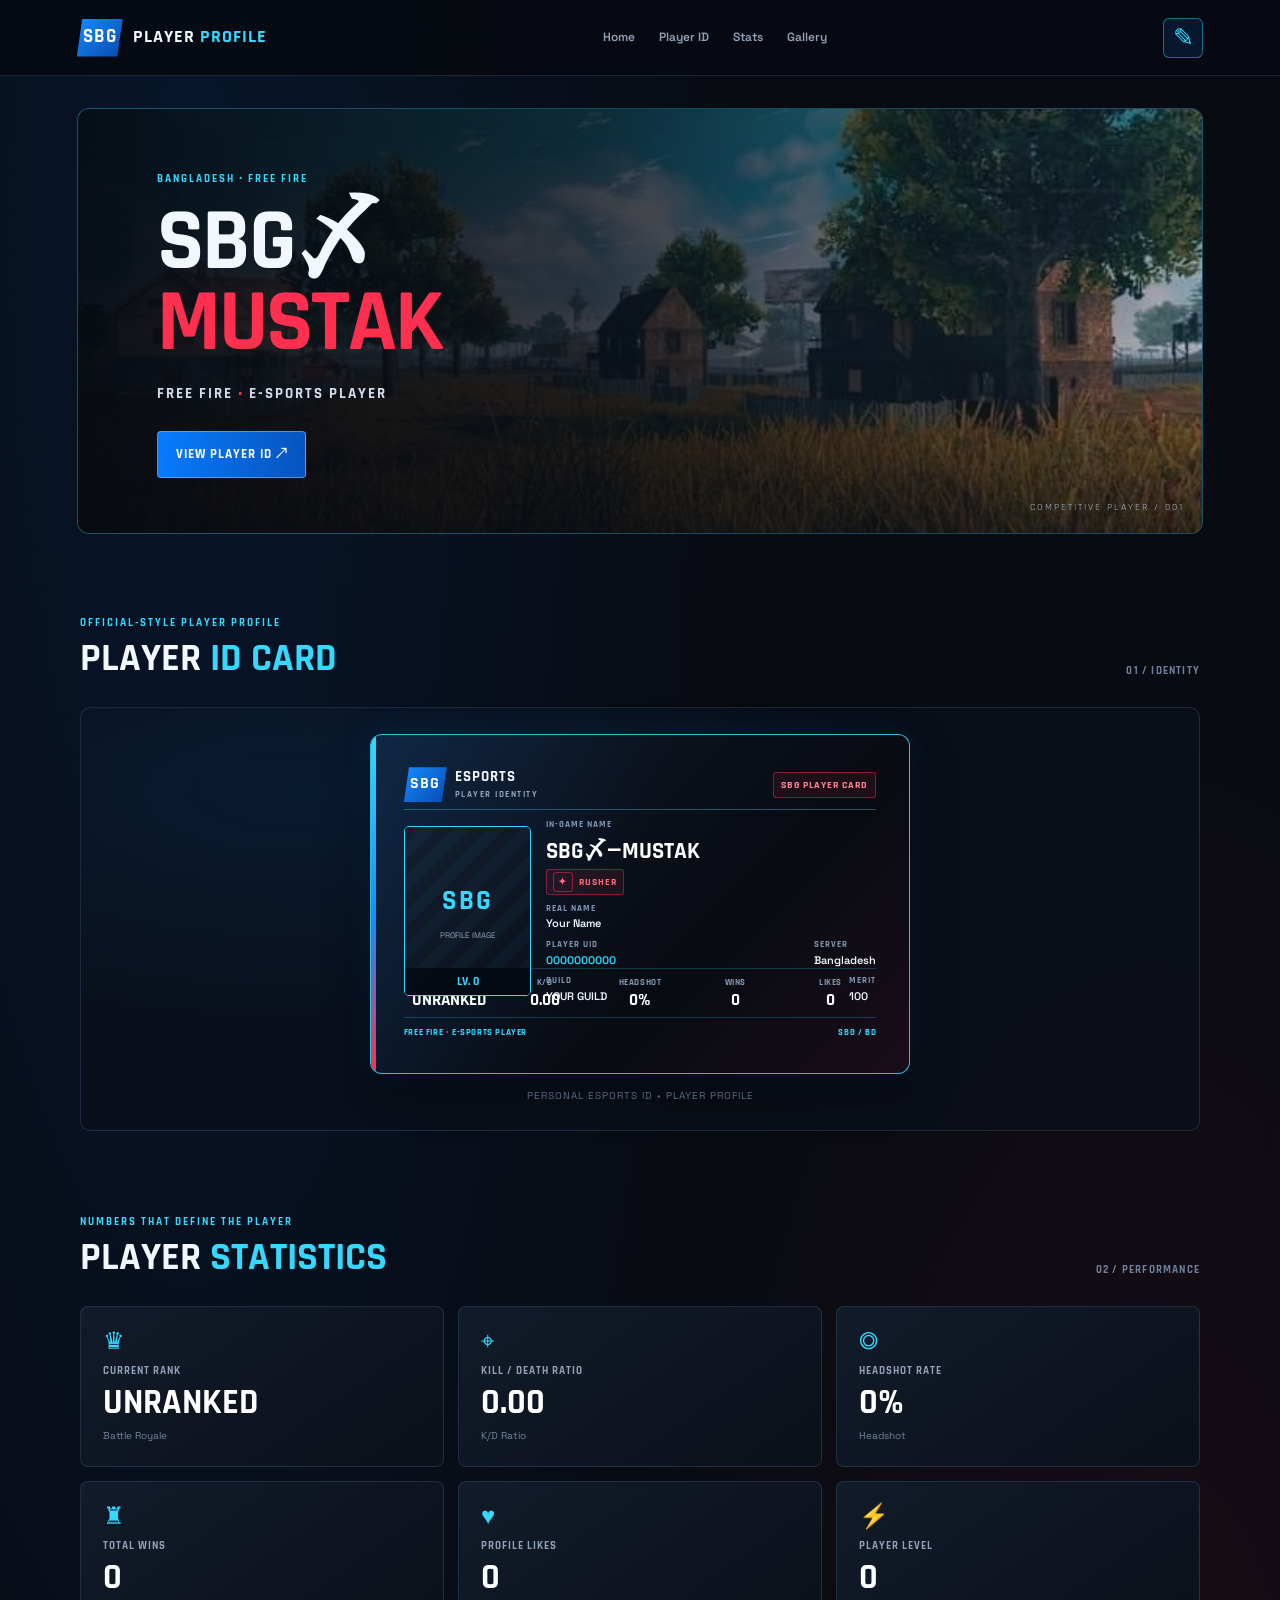
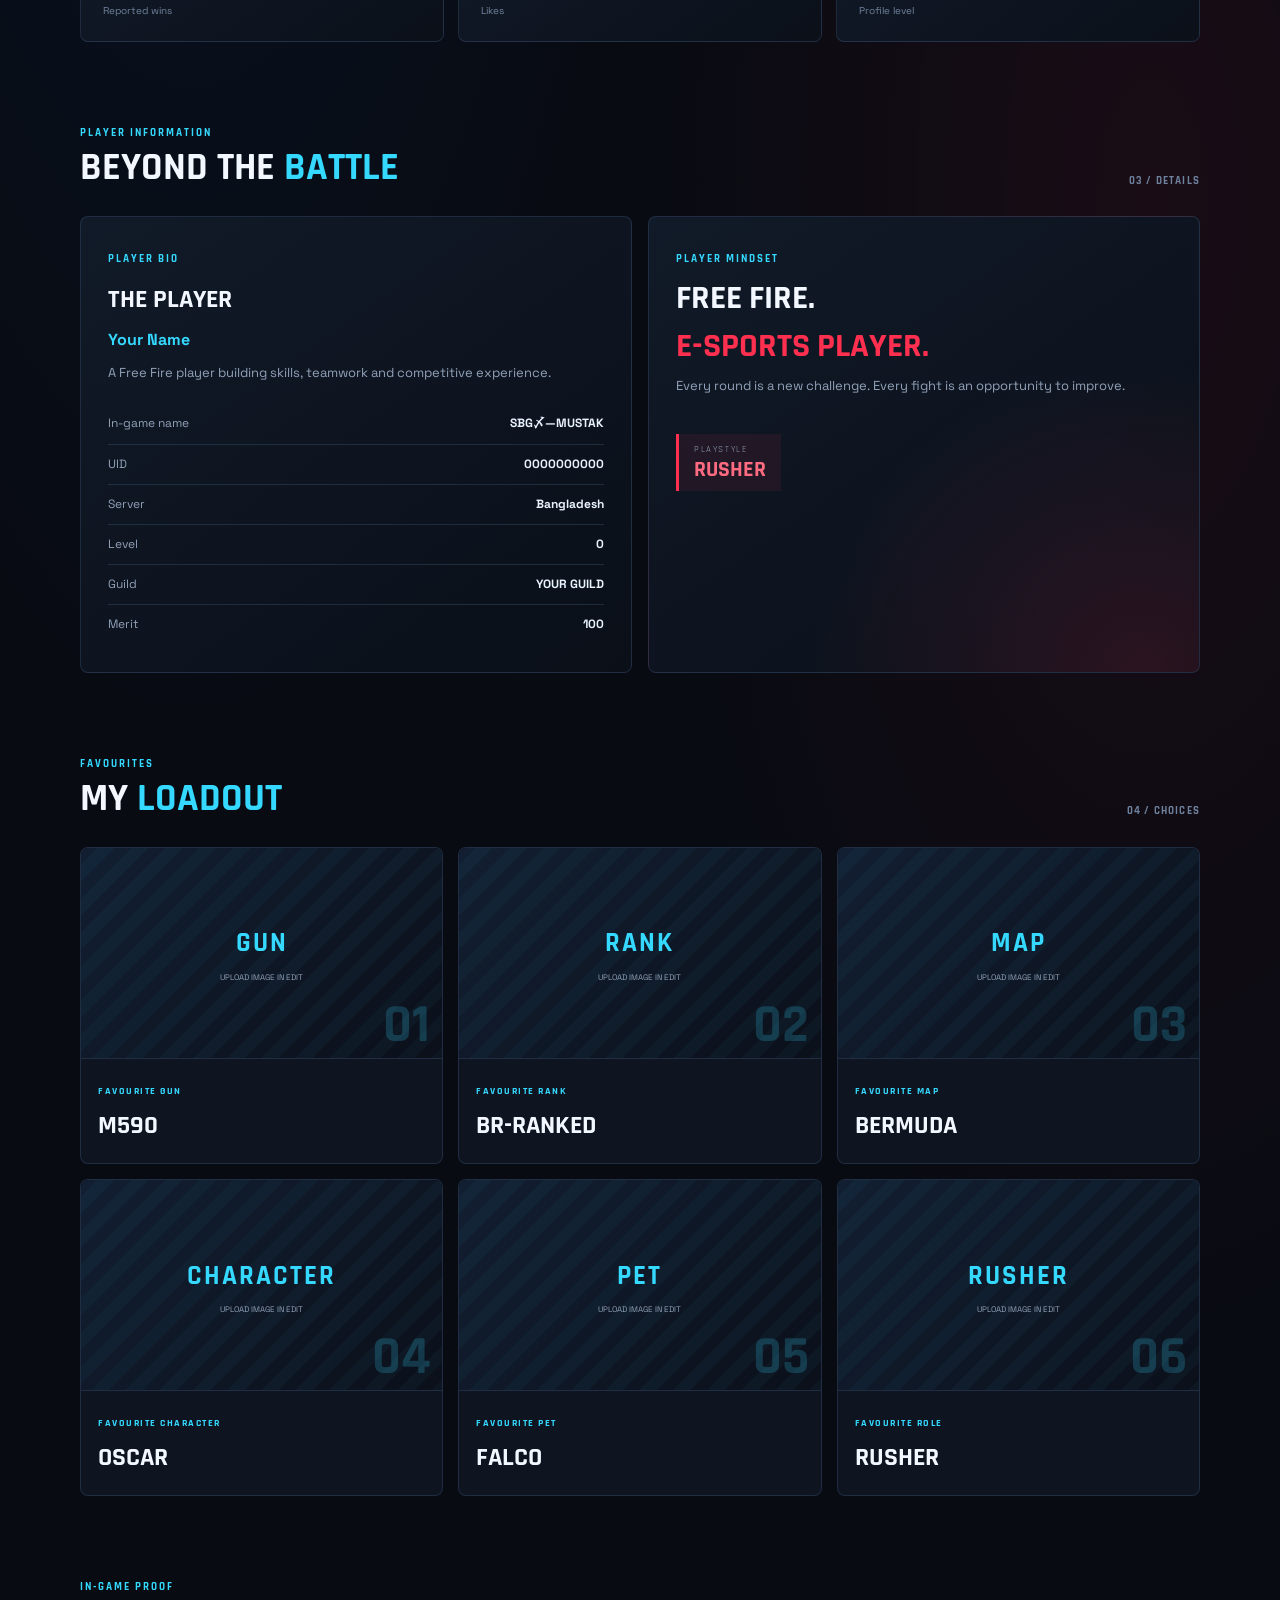
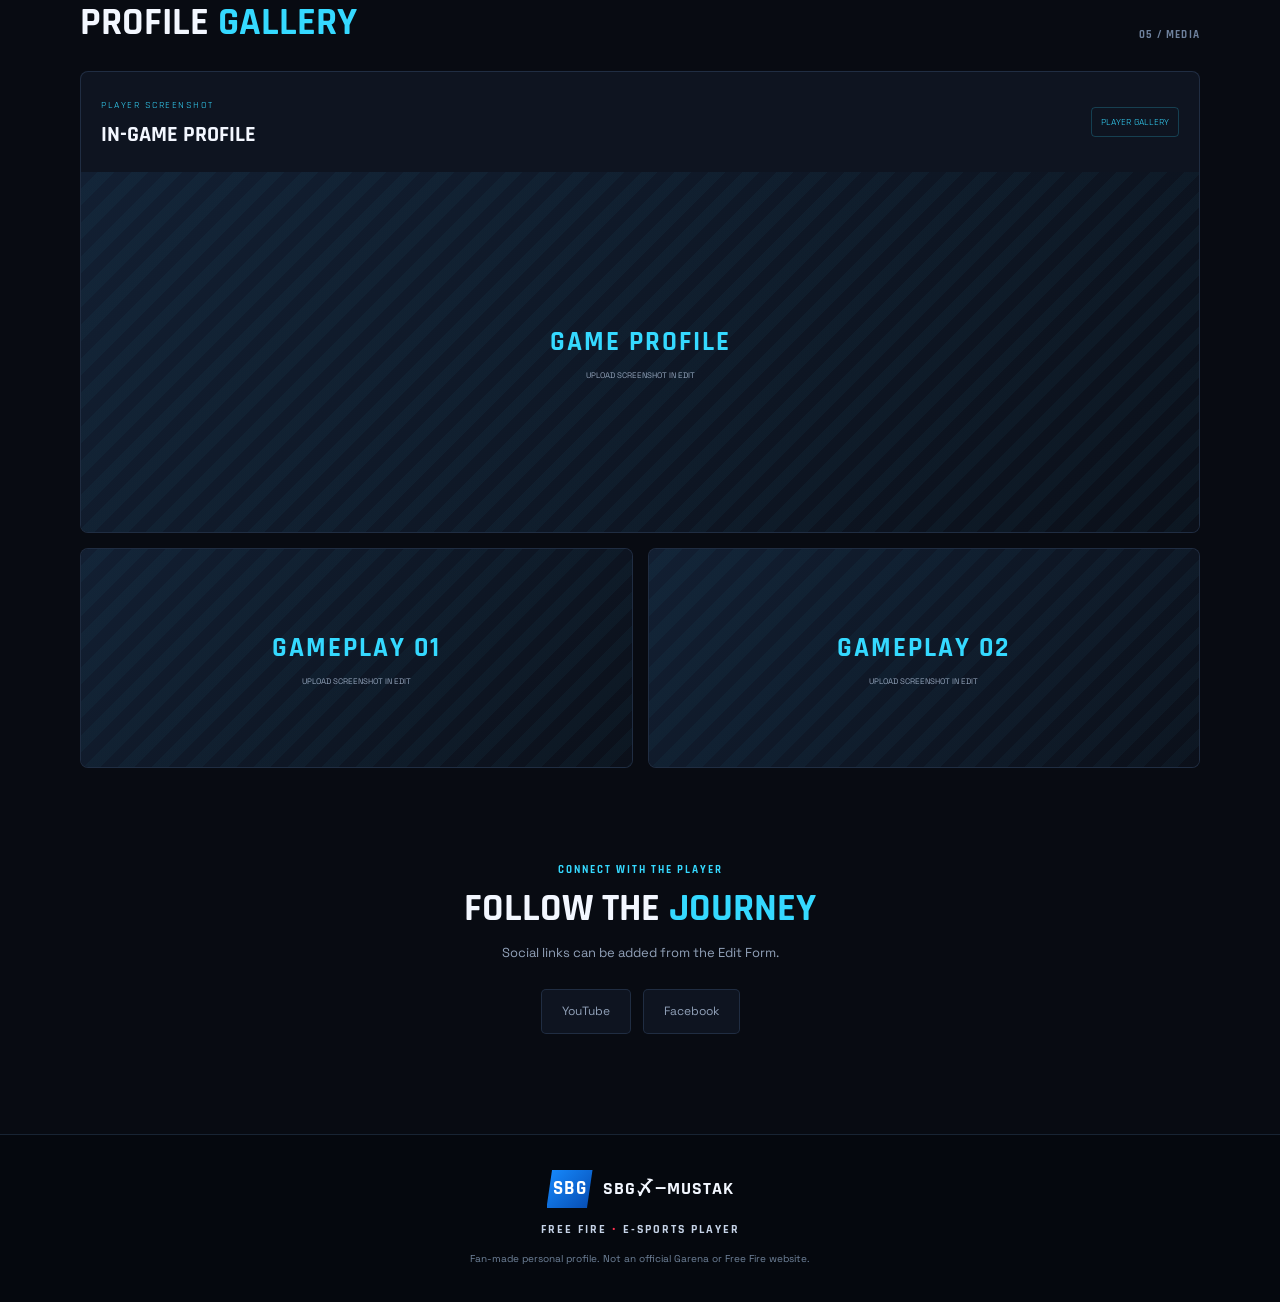
<file: index.html>
<!DOCTYPE html>
<html lang="bn">
<head>
  <meta name="google-site-verification" content="XlhgBOh_bYZFtsPHlMYF3CX49v2_9sxnNMNsl_UV7fo" />
  <meta charset="UTF-8">
  <meta name="viewport" content="width=device-width, initial-scale=1.0">
  <meta name="theme-color" content="#080b12">
  <title>SBG〆—MUSTAK | Free Fire Profile</title>
  <link rel="stylesheet" href="style.css">
  <script src="script.js" defer></script>
</head>
<body>

<header class="topbar">
  <a href="#home" class="brand">
    <span class="brand-logo" data-image="logo">SBG</span>
    <span>PLAYER <b>PROFILE</b></span>
  </a>

  <nav>
    <a href="#home">Home</a>
    <a href="#player-card">Player ID</a>
    <a href="#stats">Stats</a>
    <a href="#gallery">Gallery</a>
  </nav>

  <!-- একমাত্র Edit বাটন -->
  <button id="openEditor" class="edit-btn" title="Edit Profile" aria-label="Edit Profile">✎</button>
</header>

<main>
  <!-- BANNER LOCKED: Edit Form থেকে পরিবর্তন করা যাবে না -->
  <section class="hero" id="home">
    <div class="banner">
      <img src="bsnner.jpeg" class="banner-image" alt="SBG Banner">
      <div class="banner-shade"></div>
      <div class="banner-content">
        <span class="eyebrow">BANGLADESH • FREE FIRE</span>
        <h1><span data-field="teamTag">SBG〆</span><br>
          <span data-field="ign">MUSTAK</span>
        </h1>
        <p>FREE FIRE <b>•</b> E-SPORTS PLAYER</p>
        <a class="primary-btn" href="#player-card">VIEW PLAYER ID ↗</a>
      </div>
      <span class="banner-code">COMPETITIVE PLAYER / 001</span>
    </div>
  </section>

  <!-- PLAYER ID CARD -->
  <section class="section" id="player-card">
    <div class="section-heading">
      <div><small>OFFICIAL-STYLE PLAYER PROFILE</small>
        <h2>PLAYER <span>ID CARD</span></h2>
      </div>
      <span class="section-number">01 / IDENTITY</span>
    </div>

    <div class="id-wrap">
      <article class="player-card">
        <div class="card-top">
          <div class="card-brand">
            <span class="mini-logo" data-image="logo">SBG</span>
            <span>ESPORTS<br><small>PLAYER IDENTITY</small></span>
          </div>
          <span class="id-chip">SBG PLAYER CARD</span>
        </div>

        <div class="card-main">
          <div class="profile-image image-slot" data-image="profile">
            <div class="placeholder"><b>SBG</b><small>PROFILE IMAGE</small></div>
            <span class="level-tag">LV. <span data-field="level">0</span></span>
          </div>

          <div class="player-info">
            <small class="label">IN-GAME NAME</small>
            <h3 data-field="fullIgn">SBG〆—MUSTAK</h3>

            <div class="role">
              <span class="badge-slot image-slot" data-image="badge">✦</span>
              <span data-field="role">RUSHER</span>
            </div>

            <div class="info-row">
              <div><small class="label">REAL NAME</small>
                <strong data-field="realName">Your Name</strong>
              </div>
            </div>
            <div class="info-row">
              <div><small class="label">PLAYER UID</small>
                <strong class="cyan" data-field="uid">0000000000</strong>
              </div>
              <div><small class="label">SERVER</small>
                <strong data-field="server">Bangladesh</strong>
              </div>
            </div>
            <div class="info-row">
              <div><small class="label">GUILD</small>
                <strong data-field="guild">YOUR GUILD</strong>
              </div>
              <div><small class="label">MERIT</small>
                <strong data-field="merit">100</strong>
              </div>
            </div>
          </div>
        </div>

        <div class="card-stats">
          <div><small>RANK</small><strong data-field="rank">UNRANKED</strong></div>
          <div><small>K/D</small><strong data-field="kd">0.00</strong></div>
          <div><small>HEADSHOT</small><strong data-field="headshot">0%</strong></div>
          <div><small>WINS</small><strong data-field="wins">0</strong></div>
          <div><small>LIKES</small><strong data-field="likes">0</strong></div>
        </div>

        <div class="card-bottom">
          <span>FREE FIRE <b>•</b> E-SPORTS PLAYER</span>
          <span>SBG / BD</span>
        </div>
      </article>
      <p class="card-note">PERSONAL ESPORTS ID • PLAYER PROFILE</p>
    </div>
  </section>

  <!-- STATISTICS -->
  <section class="section" id="stats">
    <div class="section-heading">
      <div><small>NUMBERS THAT DEFINE THE PLAYER</small>
        <h2>PLAYER <span>STATISTICS</span></h2>
      </div>
      <span class="section-number">02 / PERFORMANCE</span>
    </div>

    <div class="stats-grid">
      <article class="stat-card"><span class="stat-icon">♛</span><small>CURRENT RANK</small><strong data-field="rank">UNRANKED</strong><p>Battle Royale</p></article>
      <article class="stat-card"><span class="stat-icon">⌖</span><small>KILL / DEATH RATIO</small><strong data-field="kd">0.00</strong><p>K/D Ratio</p></article>
      <article class="stat-card"><span class="stat-icon">◎</span><small>HEADSHOT RATE</small><strong data-field="headshot">0%</strong><p>Headshot</p></article>
      <article class="stat-card"><span class="stat-icon">♜</span><small>TOTAL WINS</small><strong data-field="wins">0</strong><p>Reported wins</p></article>
      <article class="stat-card"><span class="stat-icon">♥</span><small>PROFILE LIKES</small><strong data-field="likes">0</strong><p>Likes</p></article>
      <article class="stat-card"><span class="stat-icon">⚡</span><small>PLAYER LEVEL</small><strong data-field="level">0</strong><p>Profile level</p></article>
    </div>
  </section>

  <!-- DETAILS -->
  <section class="section" id="details">
    <div class="section-heading">
      <div><small>PLAYER INFORMATION</small>
        <h2>BEYOND THE <span>BATTLE</span></h2>
      </div>
      <span class="section-number">03 / DETAILS</span>
    </div>

    <div class="details-grid">
      <article class="panel">
        <small class="eyebrow">PLAYER BIO</small>
        <h3>THE PLAYER</h3>
        <h4 data-field="realName">Your Name</h4>
        <p class="muted" data-field="bio">A Free Fire player building skills, teamwork and competitive experience.</p>
        <div class="detail-row"><span>In-game name</span><strong data-field="fullIgn">SBG〆—MUSTAK</strong></div>
        <div class="detail-row"><span>UID</span><strong data-field="uid">0000000000</strong></div>
        <div class="detail-row"><span>Server</span><strong data-field="server">Bangladesh</strong></div>
        <div class="detail-row"><span>Level</span><strong data-field="level">0</strong></div>
        <div class="detail-row"><span>Guild</span><strong data-field="guild">YOUR GUILD</strong></div>
        <div class="detail-row"><span>Merit</span><strong data-field="merit">100</strong></div>
      </article>

      <article class="panel mission-panel">
        <small class="eyebrow">PLAYER MINDSET</small>
        <h3>FREE FIRE.</h3>
        <h3 class="red-text">E-SPORTS PLAYER.</h3>
        <p class="muted" data-field="mindset">Every round is a new challenge. Every fight is an opportunity to improve.</p>
        <div class="playstyle"><small>PLAYSTYLE</small><strong data-field="role">RUSHER</strong></div>
      </article>
    </div>
  </section>

  <!-- LOADOUT -->
  <section class="section" id="loadout">
    <div class="section-heading">
      <div><small>FAVOURITES</small><h2>MY <span>LOADOUT</span></h2></div>
      <span class="section-number">04 / CHOICES</span>
    </div>

    <div class="loadout-grid">
      <article class="loadout-card">
        <div class="loadout-image image-slot" data-image="gun"><div class="placeholder"><b>GUN</b><small>UPLOAD IMAGE IN EDIT</small></div><span class="number">01</span></div>
        <div class="loadout-info"><small>FAVOURITE GUN</small><h3 data-field="gunName">M590</h3></div>
      </article>
      <article class="loadout-card">
        <div class="loadout-image image-slot" data-image="rankImage"><div class="placeholder"><b>RANK</b><small>UPLOAD IMAGE IN EDIT</small></div><span class="number">02</span></div>
        <div class="loadout-info"><small>FAVOURITE RANK</small><h3 data-field="rankMode">BR-RANKED</h3></div>
      </article>
      <article class="loadout-card">
        <div class="loadout-image image-slot" data-image="map"><div class="placeholder"><b>MAP</b><small>UPLOAD IMAGE IN EDIT</small></div><span class="number">03</span></div>
        <div class="loadout-info"><small>FAVOURITE MAP</small><h3 data-field="mapName">BERMUDA</h3></div>
      </article>
      <article class="loadout-card">
        <div class="loadout-image image-slot" data-image="character"><div class="placeholder"><b>CHARACTER</b><small>UPLOAD IMAGE IN EDIT</small></div><span class="number">04</span></div>
        <div class="loadout-info"><small>FAVOURITE CHARACTER</small><h3 data-field="characterName">OSCAR</h3></div>
      </article>
      <article class="loadout-card">
        <div class="loadout-image image-slot" data-image="pet"><div class="placeholder"><b>PET</b><small>UPLOAD IMAGE IN EDIT</small></div><span class="number">05</span></div>
        <div class="loadout-info"><small>FAVOURITE PET</small><h3 data-field="petName">FALCO</h3></div>
      </article>
      <article class="loadout-card">
        <div class="loadout-image image-slot" data-image="roleImage"><div class="placeholder"><b>RUSHER</b><small>UPLOAD IMAGE IN EDIT</small></div><span class="number">06</span></div>
        <div class="loadout-info"><small>FAVOURITE ROLE</small><h3 data-field="role">RUSHER</h3></div>
      </article>
    </div>
  </section>

  <!-- GALLERY -->
  <section class="section" id="gallery">
    <div class="section-heading">
      <div><small>IN-GAME PROOF</small><h2>PROFILE <span>GALLERY</span></h2></div>
      <span class="section-number">05 / MEDIA</span>
    </div>

    <article class="gallery-panel">
      <div class="gallery-heading"><div><small>PLAYER SCREENSHOT</small><h3>IN-GAME PROFILE</h3></div><span>PLAYER GALLERY</span></div>
      <div class="profile-screenshot image-slot" data-image="gameProfile"><div class="placeholder"><b>GAME PROFILE</b><small>UPLOAD SCREENSHOT IN EDIT</small></div></div>
    </article>

    <div class="gameplay-grid">
      <div class="gameplay-image image-slot" data-image="gameplay1"><div class="placeholder"><b>GAMEPLAY 01</b><small>UPLOAD SCREENSHOT IN EDIT</small></div></div>
      <div class="gameplay-image image-slot" data-image="gameplay2"><div class="placeholder"><b>GAMEPLAY 02</b><small>UPLOAD SCREENSHOT IN EDIT</small></div></div>
    </div>
  </section>

  <!-- SOCIAL LINKS -->
  <section class="section social-section">
    <small class="eyebrow">CONNECT WITH THE PLAYER</small>
    <h2>FOLLOW THE <span>JOURNEY</span></h2>
    <p class="muted">Social links can be added from the Edit Form.</p>
    <div class="social-links">
      <a data-link="youtube" href="#" class="social-link">YouTube</a>
      <a data-link="facebook" href="#" class="social-link">Facebook</a>
    </div>
  </section>
</main>

<footer class="footer">
  <div class="brand"><span class="brand-logo">SBG</span><span data-field="fullIgn">SBG〆—MUSTAK</span></div>
  <p>FREE FIRE <b>•</b> E-SPORTS PLAYER</p>
  <small>Fan-made personal profile. Not an official Garena or Free Fire website.</small>
</footer>

</body>
</html>
</file>
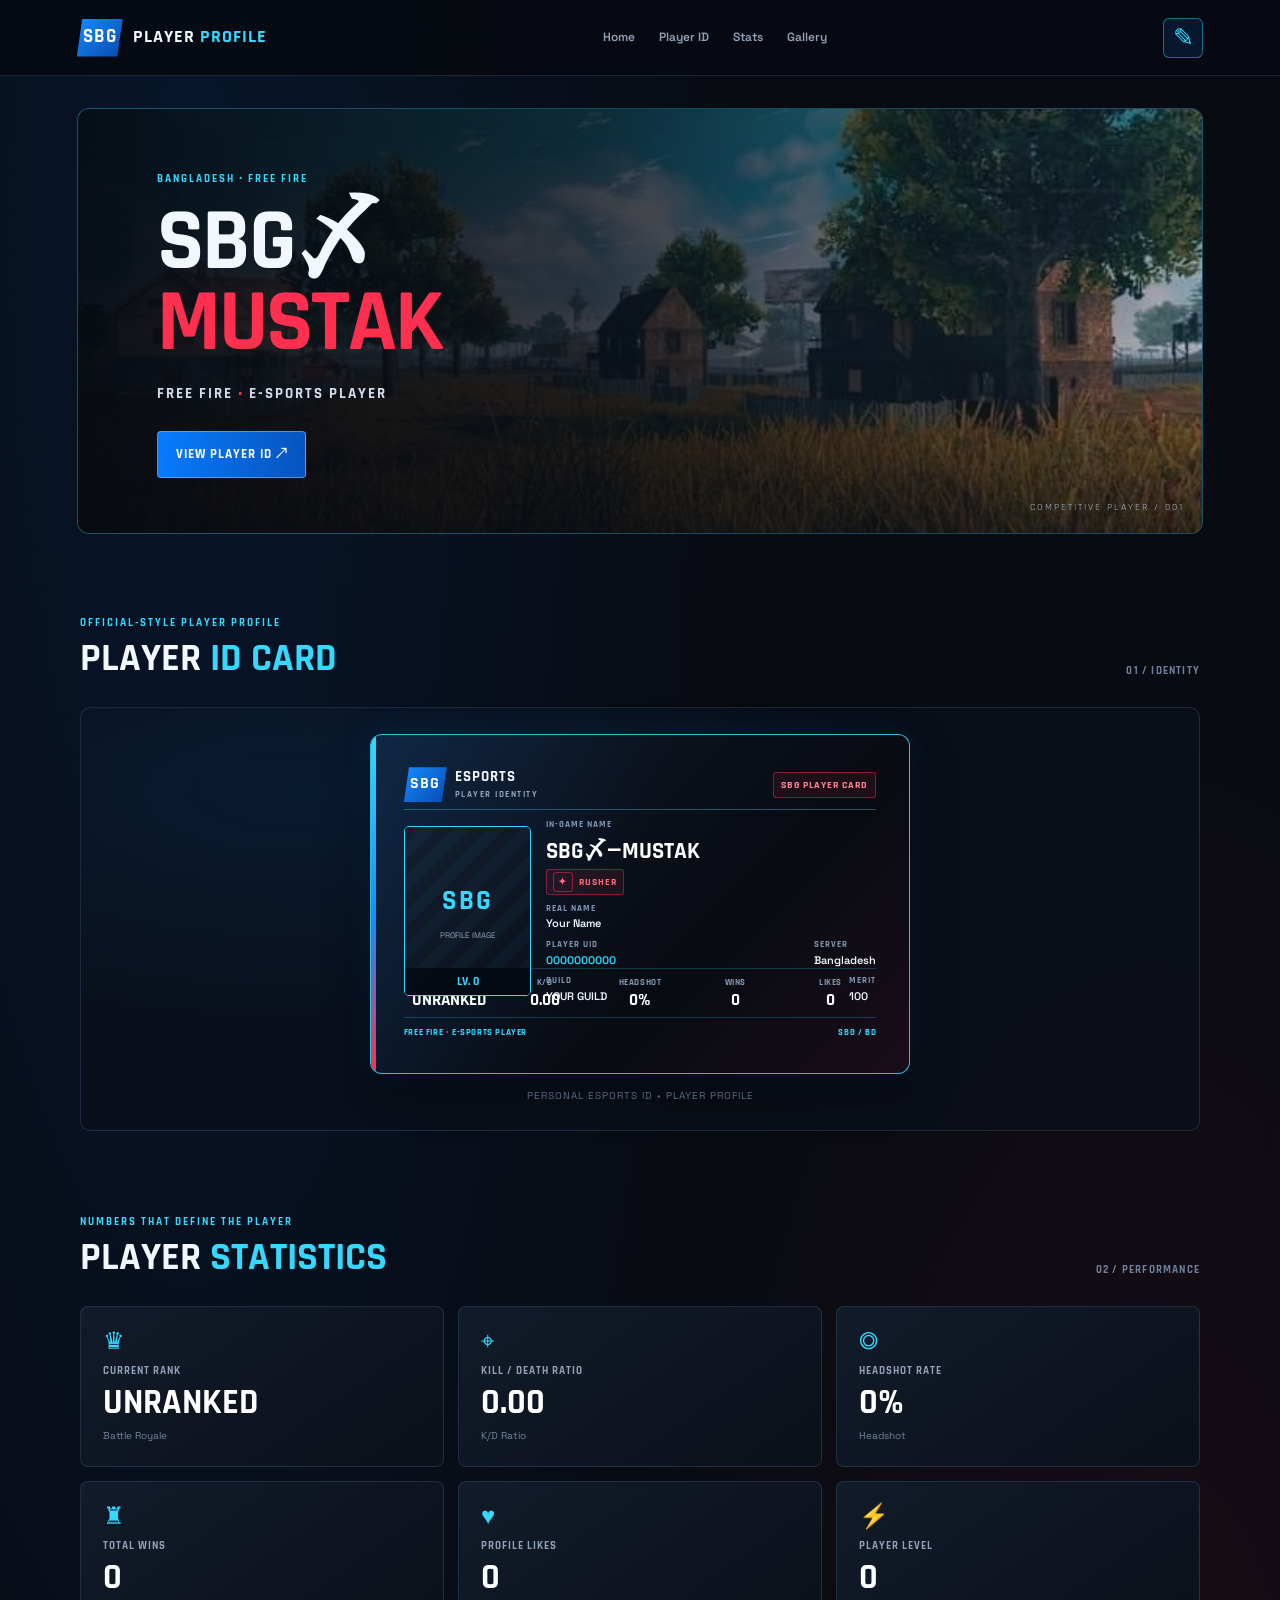
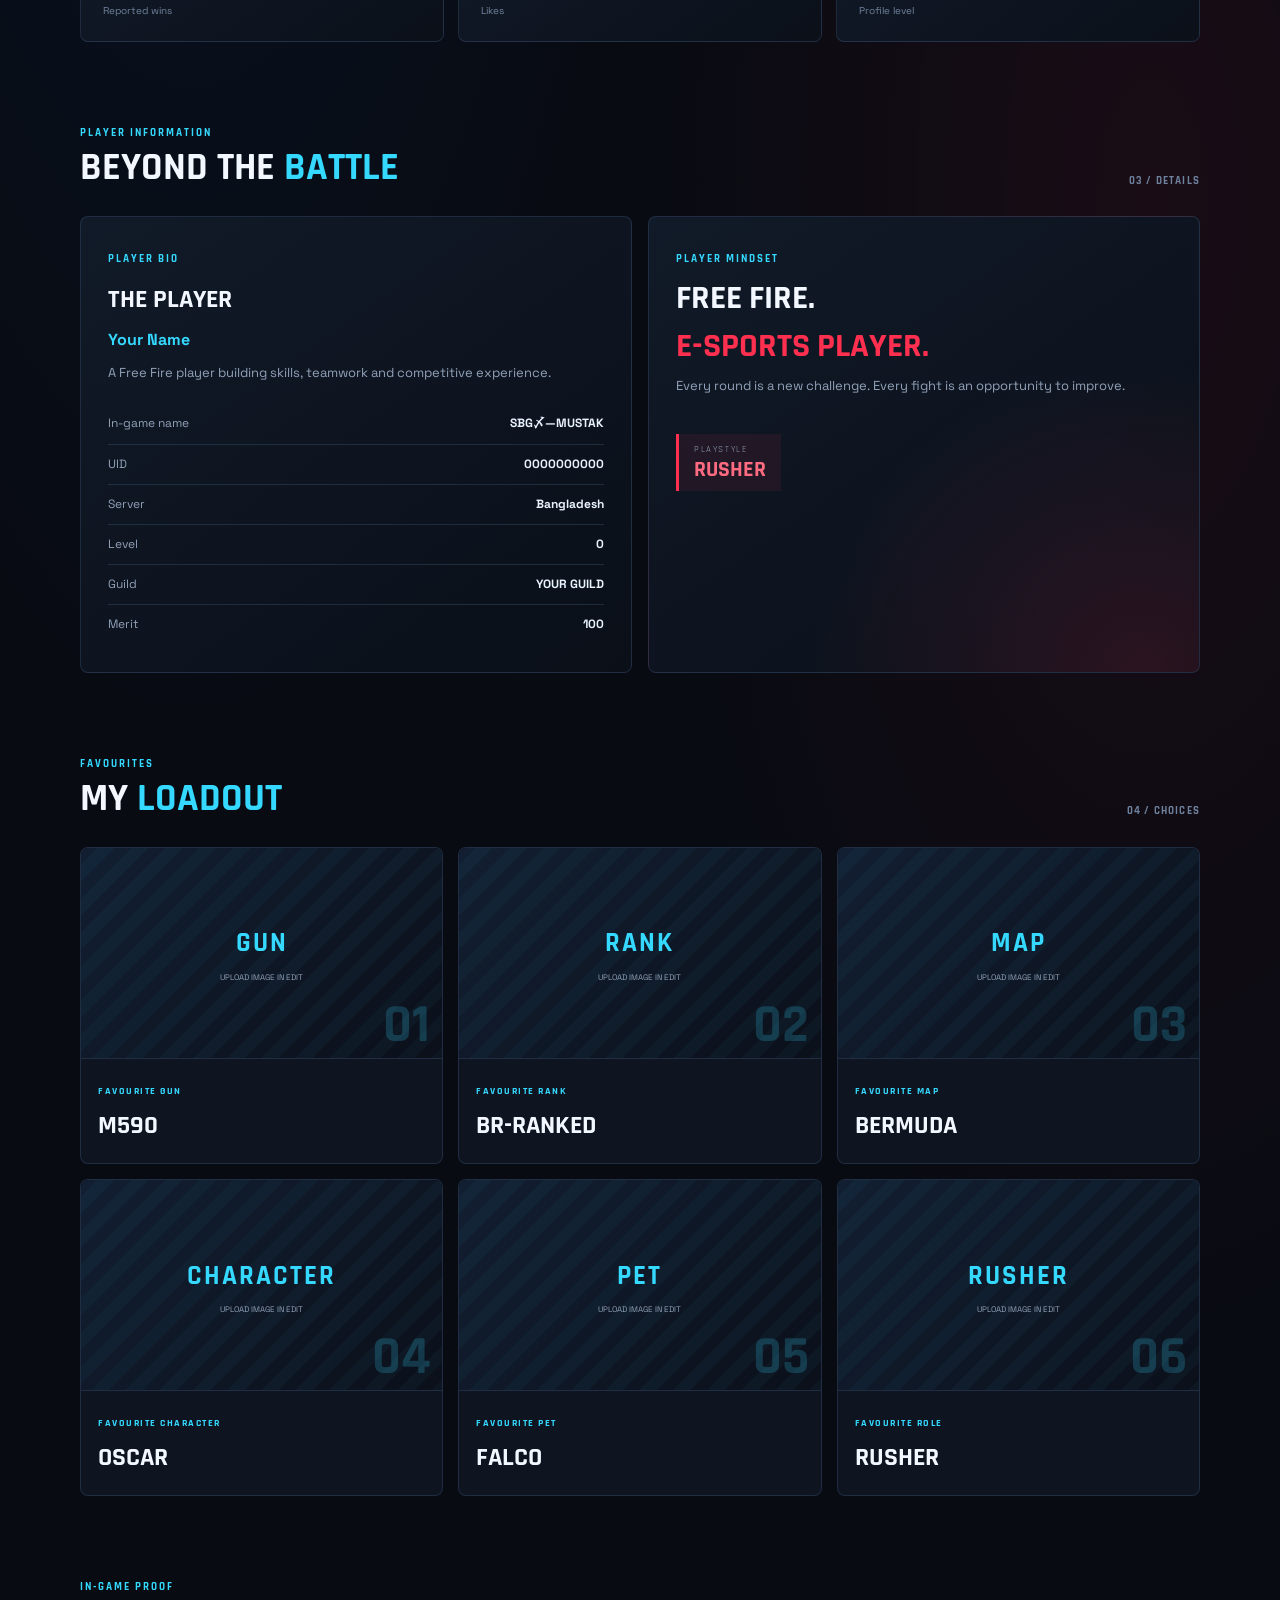
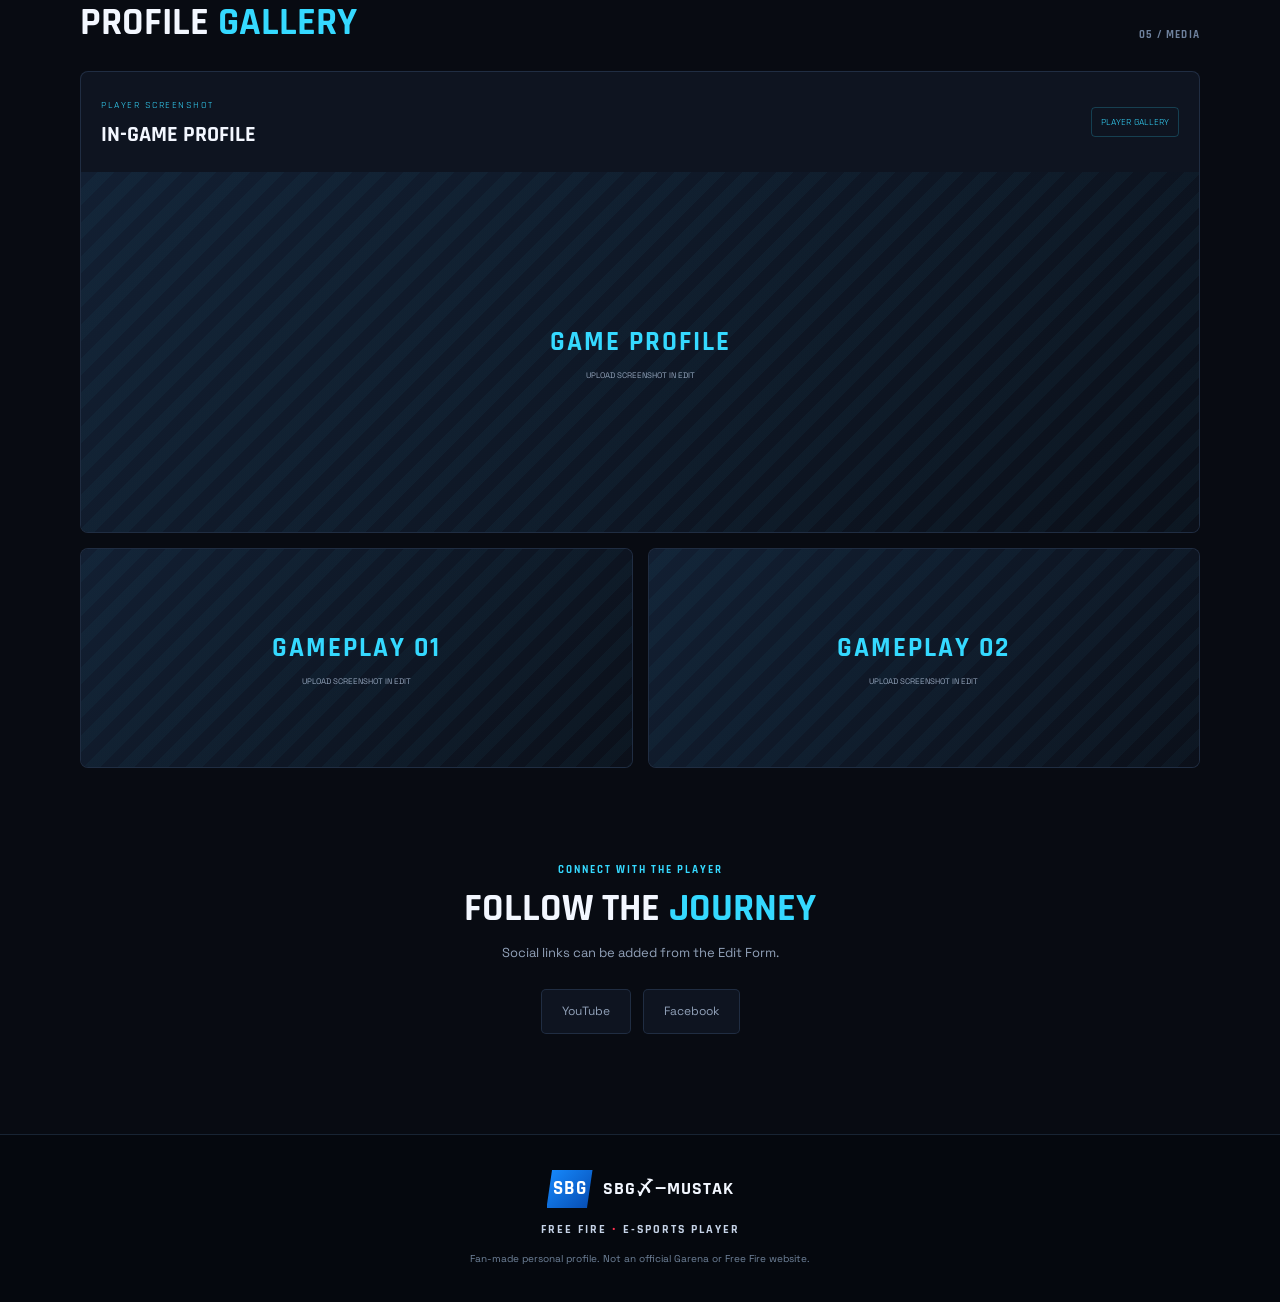
<file: free fier esports web site/index.html>
<!DOCTYPE html>
<html lang="bn">
<head>
  <meta charset="UTF-8">
  <meta name="viewport" content="width=device-width, initial-scale=1.0">
  <meta name="theme-color" content="#080b12">
  <title>SBG〆—MUSTAK | Free Fire Profile</title>
  <link rel="stylesheet" href="style.css">
  <script src="script.js" defer></script>
</head>
<body>

<header class="topbar">
  <a href="#home" class="brand">
    <span class="brand-logo" data-image="logo">SBG</span>
    <span>PLAYER <b>PROFILE</b></span>
  </a>

  <nav>
    <a href="#home">Home</a>
    <a href="#player-card">Player ID</a>
    <a href="#stats">Stats</a>
    <a href="#gallery">Gallery</a>
  </nav>

  <!-- একমাত্র Edit বাটন -->
  <button id="openEditor" class="edit-btn" title="Edit Profile" aria-label="Edit Profile">✎</button>
</header>

<main>
  <!-- BANNER LOCKED: Edit Form থেকে পরিবর্তন করা যাবে না -->
  <section class="hero" id="home">
    <div class="banner">
      <img src="images/bsnner.jpeg" class="banner-image" alt="SBG Banner">
      <div class="banner-shade"></div>
      <div class="banner-content">
        <span class="eyebrow">BANGLADESH • FREE FIRE</span>
        <h1><span data-field="teamTag">SBG〆</span><br>
          <span data-field="ign">MUSTAK</span>
        </h1>
        <p>FREE FIRE <b>•</b> E-SPORTS PLAYER</p>
        <a class="primary-btn" href="#player-card">VIEW PLAYER ID ↗</a>
      </div>
      <span class="banner-code">COMPETITIVE PLAYER / 001</span>
    </div>
  </section>

  <!-- PLAYER ID CARD -->
  <section class="section" id="player-card">
    <div class="section-heading">
      <div><small>OFFICIAL-STYLE PLAYER PROFILE</small>
        <h2>PLAYER <span>ID CARD</span></h2>
      </div>
      <span class="section-number">01 / IDENTITY</span>
    </div>

    <div class="id-wrap">
      <article class="player-card">
        <div class="card-top">
          <div class="card-brand">
            <span class="mini-logo" data-image="logo">SBG</span>
            <span>ESPORTS<br><small>PLAYER IDENTITY</small></span>
          </div>
          <span class="id-chip">SBG PLAYER CARD</span>
        </div>

        <div class="card-main">
          <div class="profile-image image-slot" data-image="profile">
            <div class="placeholder"><b>SBG</b><small>PROFILE IMAGE</small></div>
            <span class="level-tag">LV. <span data-field="level">0</span></span>
          </div>

          <div class="player-info">
            <small class="label">IN-GAME NAME</small>
            <h3 data-field="fullIgn">SBG〆—MUSTAK</h3>

            <div class="role">
              <span class="badge-slot image-slot" data-image="badge">✦</span>
              <span data-field="role">RUSHER</span>
            </div>

            <div class="info-row">
              <div><small class="label">REAL NAME</small>
                <strong data-field="realName">Your Name</strong>
              </div>
            </div>
            <div class="info-row">
              <div><small class="label">PLAYER UID</small>
                <strong class="cyan" data-field="uid">0000000000</strong>
              </div>
              <div><small class="label">SERVER</small>
                <strong data-field="server">Bangladesh</strong>
              </div>
            </div>
            <div class="info-row">
              <div><small class="label">GUILD</small>
                <strong data-field="guild">YOUR GUILD</strong>
              </div>
              <div><small class="label">MERIT</small>
                <strong data-field="merit">100</strong>
              </div>
            </div>
          </div>
        </div>

        <div class="card-stats">
          <div><small>RANK</small><strong data-field="rank">UNRANKED</strong></div>
          <div><small>K/D</small><strong data-field="kd">0.00</strong></div>
          <div><small>HEADSHOT</small><strong data-field="headshot">0%</strong></div>
          <div><small>WINS</small><strong data-field="wins">0</strong></div>
          <div><small>LIKES</small><strong data-field="likes">0</strong></div>
        </div>

        <div class="card-bottom">
          <span>FREE FIRE <b>•</b> E-SPORTS PLAYER</span>
          <span>SBG / BD</span>
        </div>
      </article>
      <p class="card-note">PERSONAL ESPORTS ID • PLAYER PROFILE</p>
    </div>
  </section>

  <!-- STATISTICS -->
  <section class="section" id="stats">
    <div class="section-heading">
      <div><small>NUMBERS THAT DEFINE THE PLAYER</small>
        <h2>PLAYER <span>STATISTICS</span></h2>
      </div>
      <span class="section-number">02 / PERFORMANCE</span>
    </div>

    <div class="stats-grid">
      <article class="stat-card"><span class="stat-icon">♛</span><small>CURRENT RANK</small><strong data-field="rank">UNRANKED</strong><p>Battle Royale</p></article>
      <article class="stat-card"><span class="stat-icon">⌖</span><small>KILL / DEATH RATIO</small><strong data-field="kd">0.00</strong><p>K/D Ratio</p></article>
      <article class="stat-card"><span class="stat-icon">◎</span><small>HEADSHOT RATE</small><strong data-field="headshot">0%</strong><p>Headshot</p></article>
      <article class="stat-card"><span class="stat-icon">♜</span><small>TOTAL WINS</small><strong data-field="wins">0</strong><p>Reported wins</p></article>
      <article class="stat-card"><span class="stat-icon">♥</span><small>PROFILE LIKES</small><strong data-field="likes">0</strong><p>Likes</p></article>
      <article class="stat-card"><span class="stat-icon">⚡</span><small>PLAYER LEVEL</small><strong data-field="level">0</strong><p>Profile level</p></article>
    </div>
  </section>

  <!-- DETAILS -->
  <section class="section" id="details">
    <div class="section-heading">
      <div><small>PLAYER INFORMATION</small>
        <h2>BEYOND THE <span>BATTLE</span></h2>
      </div>
      <span class="section-number">03 / DETAILS</span>
    </div>

    <div class="details-grid">
      <article class="panel">
        <small class="eyebrow">PLAYER BIO</small>
        <h3>THE PLAYER</h3>
        <h4 data-field="realName">Your Name</h4>
        <p class="muted" data-field="bio">A Free Fire player building skills, teamwork and competitive experience.</p>
        <div class="detail-row"><span>In-game name</span><strong data-field="fullIgn">SBG〆—MUSTAK</strong></div>
        <div class="detail-row"><span>UID</span><strong data-field="uid">0000000000</strong></div>
        <div class="detail-row"><span>Server</span><strong data-field="server">Bangladesh</strong></div>
        <div class="detail-row"><span>Level</span><strong data-field="level">0</strong></div>
        <div class="detail-row"><span>Guild</span><strong data-field="guild">YOUR GUILD</strong></div>
        <div class="detail-row"><span>Merit</span><strong data-field="merit">100</strong></div>
      </article>

      <article class="panel mission-panel">
        <small class="eyebrow">PLAYER MINDSET</small>
        <h3>FREE FIRE.</h3>
        <h3 class="red-text">E-SPORTS PLAYER.</h3>
        <p class="muted" data-field="mindset">Every round is a new challenge. Every fight is an opportunity to improve.</p>
        <div class="playstyle"><small>PLAYSTYLE</small><strong data-field="role">RUSHER</strong></div>
      </article>
    </div>
  </section>

  <!-- LOADOUT -->
  <section class="section" id="loadout">
    <div class="section-heading">
      <div><small>FAVOURITES</small><h2>MY <span>LOADOUT</span></h2></div>
      <span class="section-number">04 / CHOICES</span>
    </div>

    <div class="loadout-grid">
      <article class="loadout-card">
        <div class="loadout-image image-slot" data-image="gun"><div class="placeholder"><b>GUN</b><small>UPLOAD IMAGE IN EDIT</small></div><span class="number">01</span></div>
        <div class="loadout-info"><small>FAVOURITE GUN</small><h3 data-field="gunName">M590</h3></div>
      </article>
      <article class="loadout-card">
        <div class="loadout-image image-slot" data-image="rankImage"><div class="placeholder"><b>RANK</b><small>UPLOAD IMAGE IN EDIT</small></div><span class="number">02</span></div>
        <div class="loadout-info"><small>FAVOURITE RANK</small><h3 data-field="rankMode">BR-RANKED</h3></div>
      </article>
      <article class="loadout-card">
        <div class="loadout-image image-slot" data-image="map"><div class="placeholder"><b>MAP</b><small>UPLOAD IMAGE IN EDIT</small></div><span class="number">03</span></div>
        <div class="loadout-info"><small>FAVOURITE MAP</small><h3 data-field="mapName">BERMUDA</h3></div>
      </article>
      <article class="loadout-card">
        <div class="loadout-image image-slot" data-image="character"><div class="placeholder"><b>CHARACTER</b><small>UPLOAD IMAGE IN EDIT</small></div><span class="number">04</span></div>
        <div class="loadout-info"><small>FAVOURITE CHARACTER</small><h3 data-field="characterName">OSCAR</h3></div>
      </article>
      <article class="loadout-card">
        <div class="loadout-image image-slot" data-image="pet"><div class="placeholder"><b>PET</b><small>UPLOAD IMAGE IN EDIT</small></div><span class="number">05</span></div>
        <div class="loadout-info"><small>FAVOURITE PET</small><h3 data-field="petName">FALCO</h3></div>
      </article>
      <article class="loadout-card">
        <div class="loadout-image image-slot" data-image="roleImage"><div class="placeholder"><b>RUSHER</b><small>UPLOAD IMAGE IN EDIT</small></div><span class="number">06</span></div>
        <div class="loadout-info"><small>FAVOURITE ROLE</small><h3 data-field="role">RUSHER</h3></div>
      </article>
    </div>
  </section>

  <!-- GALLERY -->
  <section class="section" id="gallery">
    <div class="section-heading">
      <div><small>IN-GAME PROOF</small><h2>PROFILE <span>GALLERY</span></h2></div>
      <span class="section-number">05 / MEDIA</span>
    </div>

    <article class="gallery-panel">
      <div class="gallery-heading"><div><small>PLAYER SCREENSHOT</small><h3>IN-GAME PROFILE</h3></div><span>PLAYER GALLERY</span></div>
      <div class="profile-screenshot image-slot" data-image="gameProfile"><div class="placeholder"><b>GAME PROFILE</b><small>UPLOAD SCREENSHOT IN EDIT</small></div></div>
    </article>

    <div class="gameplay-grid">
      <div class="gameplay-image image-slot" data-image="gameplay1"><div class="placeholder"><b>GAMEPLAY 01</b><small>UPLOAD SCREENSHOT IN EDIT</small></div></div>
      <div class="gameplay-image image-slot" data-image="gameplay2"><div class="placeholder"><b>GAMEPLAY 02</b><small>UPLOAD SCREENSHOT IN EDIT</small></div></div>
    </div>
  </section>

  <!-- SOCIAL LINKS -->
  <section class="section social-section">
    <small class="eyebrow">CONNECT WITH THE PLAYER</small>
    <h2>FOLLOW THE <span>JOURNEY</span></h2>
    <p class="muted">Social links can be added from the Edit Form.</p>
    <div class="social-links">
      <a data-link="youtube" href="#" class="social-link">YouTube</a>
      <a data-link="facebook" href="#" class="social-link">Facebook</a>
    </div>
  </section>
</main>

<footer class="footer">
  <div class="brand"><span class="brand-logo">SBG</span><span data-field="fullIgn">SBG〆—MUSTAK</span></div>
  <p>FREE FIRE <b>•</b> E-SPORTS PLAYER</p>
  <small>Fan-made personal profile. Not an official Garena or Free Fire website.</small>
</footer>

</body>
</html>
</file>
<file: style.css>
@import url('https://fonts.googleapis.com/css2?family=Rajdhani:wght@400;500;600;700&family=Space+Grotesk:wght@400;500;600;700&display=swap');

:root {
  --bg:#080b12;
  --surface:#0e1420;
  --blue:#168bff;
  --cyan:#35d9ff;
  --red:#ff304f;
  --white:#f3f7ff;
  --muted:#91a1b8;
  --line:rgba(114,156,211,.19);
  --font:'Space Grotesk',sans-serif;
  --display:'Rajdhani',sans-serif;
}
*{box-sizing:border-box;margin:0;padding:0}
html{scroll-behavior:smooth;scroll-padding-top:90px}
body{
  min-height:100vh;overflow-x:hidden;
  background:
    radial-gradient(ellipse at 15% 5%,rgba(0,93,210,.13),transparent 35%),
    radial-gradient(ellipse at 90% 40%,rgba(255,30,65,.07),transparent 32%),var(--bg);
  color:var(--white);font-family:var(--font);line-height:1.6
}
body::before{
  content:"";position:fixed;inset:0;z-index:-1;pointer-events:none;opacity:.13;
  background-image:linear-gradient(rgba(83,143,208,.08) 1px,transparent 1px),
  linear-gradient(90deg,rgba(83,143,208,.08) 1px,transparent 1px);
  background-size:42px 42px
}
a{color:inherit;text-decoration:none}
img{display:block;max-width:100%}
button{font:inherit;cursor:pointer}
::selection{background:var(--blue);color:white}

/* HEADER */
.topbar{
  position:sticky;top:0;z-index:50;display:flex;align-items:center;
  justify-content:space-between;gap:20px;min-height:76px;padding:12px 6%;
  background:rgba(7,10,17,.94);border-bottom:1px solid var(--line);
  backdrop-filter:blur(18px)
}
.brand{display:inline-flex;align-items:center;gap:10px;font-family:var(--display);font-size:18px;font-weight:700;letter-spacing:1px}
.brand-logo,.mini-logo{
  display:grid;place-items:center;background:linear-gradient(135deg,var(--blue),#064aaf);
  color:white;font-weight:700;clip-path:polygon(12% 0,100% 0,88% 100%,0 100%)
}
.brand-logo{width:46px;height:38px;font-size:19px;overflow:hidden}
.brand b{color:var(--cyan)}
.topbar nav{display:flex;gap:24px;align-items:center}
.topbar nav a{color:var(--muted);font-size:12px;font-weight:600;transition:.2s}
.topbar nav a:hover{color:var(--cyan)}
.edit-btn{
  display:grid;place-items:center;width:40px;height:40px;flex-shrink:0;
  border:1px solid rgba(53,217,255,.45);border-radius:6px;
  background:rgba(22,139,255,.12);color:var(--cyan);font-size:25px;line-height:1
}
.edit-btn:hover{background:var(--blue);color:white;transform:translateY(-2px)}

/* HERO — banner remains locked */
.hero{padding:32px 6% 10px}
.banner{
  position:relative;isolation:isolate;display:flex;align-items:center;
  min-height:410px;overflow:hidden;border:1px solid rgba(53,217,255,.3);
  border-radius:12px;background:linear-gradient(115deg,#101c30,#080b13 60%,#260c18)
}
.banner-image{position:absolute;inset:0;z-index:-2;width:100%;height:100%;object-fit:cover;object-position:center}
.banner-shade{
  position:absolute;inset:0;z-index:-1;
  background:linear-gradient(90deg,rgba(5,9,17,.96),rgba(5,9,17,.76) 45%,rgba(5,9,17,.22)),
  linear-gradient(0deg,rgba(5,9,17,.65),transparent 45%)
}
.banner-content{width:min(620px,90%);padding:55px 7%}
.eyebrow,.section-heading small{color:var(--cyan);font-family:var(--display);font-size:11px;font-weight:700;letter-spacing:2px}
.banner-content h1{margin:12px 0;font-family:var(--display);font-size:clamp(48px,8vw,88px);font-weight:700;line-height:.93;letter-spacing:-2px}
.banner-content h1 span:last-child{color:var(--red)}
.banner-content p{margin:17px 0 25px;color:#d3dced;font-family:var(--display);font-size:15px;font-weight:700;letter-spacing:2px}
.banner-content p b{color:var(--red)}
.primary-btn{
  display:inline-flex;gap:20px;padding:12px 18px;border:1px solid rgba(106,193,255,.6);
  border-radius:4px;background:linear-gradient(100deg,#087cff,#0753bc);
  color:white;font-family:var(--display);font-size:13px;font-weight:700;letter-spacing:1px
}
.primary-btn:hover{box-shadow:0 0 30px rgba(22,139,255,.3);transform:translateY(-2px)}
.banner-code{position:absolute;right:18px;bottom:18px;color:#a8b4c5;font-family:var(--display);font-size:10px;letter-spacing:2px}

/* SECTION HEADINGS */
.section{width:min(1120px,88%);margin:0 auto;padding:64px 0 12px}
.section-heading{display:flex;align-items:end;justify-content:space-between;gap:20px;margin-bottom:26px}
.section-heading h2,.social-section h2{margin-top:4px;font-family:var(--display);font-size:clamp(27px,4vw,39px);font-weight:700;line-height:1.1}
.section-heading h2 span,.social-section h2 span{color:var(--cyan)}
.section-number{color:#6e819d;font-family:var(--display);font-size:11px;font-weight:700;letter-spacing:1.2px}
.muted{color:var(--muted);font-size:13px}

/* PLAYER ID CARD */
.id-wrap{
  display:flex;flex-direction:column;align-items:center;gap:14px;padding:26px 12px;
  border:1px solid var(--line);border-radius:10px;
  background:radial-gradient(ellipse at 20% 20%,rgba(22,139,255,.09),transparent 48%),rgba(11,16,26,.7)
}
.player-card{
  position:relative;isolation:isolate;display:grid;grid-template-rows:auto 1fr auto auto;
  gap:8px;width:min(100%,540px);aspect-ratio:85.6/53.98;padding:3%;overflow:hidden;
  border:1px solid rgba(53,217,255,.85);border-radius:12px;
  background:linear-gradient(115deg,rgba(13,92,172,.23),transparent 46%),linear-gradient(135deg,#101827,#080b12 62%,#190d18);
  box-shadow:0 18px 45px rgba(0,0,0,.42),0 0 30px rgba(22,139,255,.12)
}
.player-card::before{content:"";position:absolute;top:0;left:0;z-index:-1;width:5px;height:100%;background:linear-gradient(var(--cyan),var(--blue) 55%,var(--red))}
.card-top,.card-bottom{display:flex;align-items:center;justify-content:space-between;gap:8px}
.card-top{padding-bottom:7px;border-bottom:1px solid rgba(53,217,255,.35)}
.card-brand{display:flex;align-items:center;gap:8px;font-family:var(--display);font-size:clamp(9px,1.7vw,15px);font-weight:700;line-height:1.05;letter-spacing:1px}
.mini-logo{width:clamp(27px,5vw,43px);height:clamp(23px,4vw,35px);font-size:clamp(10px,1.8vw,16px);overflow:hidden}
.card-brand small{color:var(--muted);font-size:.58em;letter-spacing:1.5px}
.id-chip{padding:4px 7px;border:1px solid rgba(255,48,79,.45);border-radius:3px;background:rgba(255,48,79,.09);color:#ff8798;font-family:var(--display);font-size:clamp(7px,1.2vw,10px);font-weight:700;letter-spacing:1px}
.card-main{display:grid;grid-template-columns:27% minmax(0,1fr);gap:3%;min-height:0;align-items:center}
.image-slot{position:relative;overflow:hidden}
.profile-image{position:relative;aspect-ratio:3/4;max-height:100%;overflow:hidden;border:1px solid var(--cyan);border-radius:5px;background:#121c2d}
.profile-image>.placeholder{position:absolute;inset:0}
.placeholder{
  display:grid;place-content:center;gap:5px;width:100%;height:100%;min-height:70px;padding:10px;
  background:repeating-linear-gradient(135deg,transparent 0 12px,rgba(53,217,255,.035) 12px 24px),linear-gradient(135deg,#121f32,#0b101a);
  color:var(--cyan);text-align:center
}
.placeholder b{font-family:var(--display);font-size:clamp(15px,3vw,27px);font-weight:700;letter-spacing:2px;overflow-wrap:anywhere}
.placeholder small{color:var(--muted);font-size:8px;overflow-wrap:anywhere}
.image-slot>img.uploaded-image{position:absolute;inset:0;z-index:2;width:100%;height:100%;object-fit:cover}
.level-tag{position:absolute;right:0;bottom:0;left:0;z-index:4;padding:4px 2px;background:rgba(5,10,19,.9);color:var(--cyan);font-family:var(--display);font-size:clamp(8px,1.4vw,12px);font-weight:700;text-align:center}
.player-info{display:flex;flex-direction:column;justify-content:center;gap:5px;min-width:0}
.label{display:block;margin-bottom:1px;color:#7f97b4;font-family:var(--display);font-size:clamp(6px,1vw,9px);font-weight:700;letter-spacing:1px}
.player-info h3{overflow-wrap:anywhere;color:white;font-family:var(--display);font-size:clamp(12px,2.5vw,23px);font-weight:700;line-height:1.1}
.role{display:inline-flex;align-items:center;gap:6px;align-self:flex-start;padding:2px 6px;border:1px solid rgba(255,48,79,.4);border-radius:3px;background:rgba(255,48,79,.1);color:#ff6b80;font-family:var(--display);font-size:clamp(7px,1.1vw,10px);font-weight:700;letter-spacing:1px}
.badge-slot{display:inline-grid;place-items:center;width:20px;height:20px;min-width:20px;border:1px solid rgba(255,48,79,.5);border-radius:3px}
.info-row{display:flex;justify-content:space-between;gap:8px;min-width:0;margin-top:2px}
.info-row>div{min-width:0}
.info-row strong{display:block;overflow-wrap:anywhere;color:#eef5ff;font-size:clamp(7px,1.25vw,11px);font-weight:600;line-height:1.25}
.cyan{color:var(--cyan)!important}
.card-stats{display:grid;grid-template-columns:repeat(5,minmax(0,1fr));gap:4px;padding:7px 0;border-top:1px solid rgba(53,217,255,.23);border-bottom:1px solid rgba(53,217,255,.23)}
.card-stats>div{display:flex;flex-direction:column;align-items:center;gap:1px;min-width:0;text-align:center}
.card-stats small{color:#8197b3;font-family:var(--display);font-size:clamp(6px,1vw,9px);font-weight:700;letter-spacing:.6px}
.card-stats strong{color:white;font-family:var(--display);font-size:clamp(9px,1.8vw,17px);line-height:1.1;overflow-wrap:anywhere}
.card-bottom{color:var(--cyan);font-family:var(--display);font-size:clamp(6px,1vw,9px);font-weight:700;letter-spacing:.6px}
.card-bottom b{color:var(--red)}
.card-note{color:#72849e;font-size:10px;text-align:center;letter-spacing:1px}
/* STATISTICS */
.stats-grid{display:grid;grid-template-columns:repeat(3,minmax(0,1fr));gap:14px}
.stat-card{
  position:relative;display:flex;flex-direction:column;align-items:flex-start;
  min-height:155px;padding:22px;overflow:hidden;border:1px solid var(--line);
  border-radius:8px;background:linear-gradient(145deg,#121b2a,#0b1019);transition:.25s
}
.stat-card:hover{transform:translateY(-4px);border-color:rgba(53,217,255,.5)}
.stat-icon{margin-bottom:10px;color:var(--cyan);font-size:24px;line-height:1}
.stat-card>small{color:var(--muted);font-family:var(--display);font-size:11px;font-weight:700;letter-spacing:1px}
.stat-card>strong{margin-top:4px;color:white;font-family:var(--display);font-size:35px;line-height:1.1;overflow-wrap:anywhere}
.stat-card>p{margin-top:5px;color:#70839d;font-size:10px}

/* PLAYER DETAILS */
.details-grid{display:grid;grid-template-columns:1fr 1fr;gap:16px}
.panel{padding:27px;border:1px solid var(--line);border-radius:8px;background:linear-gradient(145deg,#111a28,#0a0f18)}
.panel h3{margin-top:9px;font-family:var(--display);font-size:26px}
.panel h4{margin:7px 0;color:var(--cyan)}
.panel>.muted{margin:8px 0 20px;line-height:1.8;overflow-wrap:anywhere}
.detail-row{display:flex;align-items:flex-start;justify-content:space-between;gap:12px;padding:10px 0;border-bottom:1px solid var(--line);font-size:12px}
.detail-row:last-child{border-bottom:0}
.detail-row>span{color:var(--muted)}
.detail-row>strong{max-width:65%;color:#e9f3ff;text-align:right;overflow-wrap:anywhere}
.mission-panel{background:radial-gradient(ellipse at 90% 100%,rgba(255,48,79,.13),transparent 48%),linear-gradient(145deg,#111a28,#0a0f18)}
.mission-panel h3{font-size:clamp(24px,3vw,34px);line-height:1.15}
.red-text{color:var(--red)}
.playstyle{display:inline-flex;flex-direction:column;margin-top:17px;padding:9px 15px;border-left:3px solid var(--red);background:rgba(255,48,79,.08)}
.playstyle small{color:var(--muted);font-family:var(--display);font-size:9px;letter-spacing:1.6px}
.playstyle strong{color:#ff6b80;font-family:var(--display);font-size:22px;line-height:1.1}

/* LOADOUT */
.loadout-grid{display:grid;grid-template-columns:repeat(3,minmax(0,1fr));gap:15px}
.loadout-card{overflow:hidden;border:1px solid var(--line);border-radius:8px;background:var(--surface);transition:.25s}
.loadout-card:hover{transform:translateY(-4px);border-color:rgba(53,217,255,.48)}
.loadout-image{height:210px;background:radial-gradient(ellipse at center,rgba(22,139,255,.17),transparent 70%),#0b111c}
.loadout-image>.placeholder{position:absolute;inset:0}
.number{position:absolute;right:12px;bottom:5px;z-index:3;color:rgba(53,217,255,.2);font-family:var(--display);font-size:54px;font-weight:700;line-height:1}
.loadout-info{padding:17px;border-top:1px solid var(--line)}
.loadout-info>small{color:var(--cyan);font-family:var(--display);font-size:10px;font-weight:700;letter-spacing:1.5px}
.loadout-info h3{margin-top:3px;font-family:var(--display);font-size:26px}

/* GALLERY */
.gallery-panel{overflow:hidden;border:1px solid var(--line);border-radius:8px;background:var(--surface)}
.gallery-heading{display:flex;align-items:center;justify-content:space-between;gap:15px;padding:18px 20px}
.gallery-heading small{color:var(--cyan);font-family:var(--display);font-size:10px;letter-spacing:1.5px}
.gallery-heading h3{margin-top:3px;font-family:var(--display);font-size:22px}
.gallery-heading>span{padding:6px 9px;border:1px solid rgba(53,217,255,.22);border-radius:4px;color:var(--cyan);font-family:var(--display);font-size:10px}
.profile-screenshot{height:360px;background:#090b12}
.profile-screenshot>.placeholder{min-height:360px}
.gameplay-grid{display:grid;grid-template-columns:repeat(2,minmax(0,1fr));gap:15px;margin-top:15px}
.gameplay-image{height:220px;border:1px solid var(--line);border-radius:8px;background:var(--surface)}
.gameplay-image>.placeholder{position:absolute;inset:0}

/* SOCIAL & FOOTER */
.social-section{padding:75px 20px;text-align:center}
.social-section h2{margin-top:8px}
.social-section>.muted{margin-top:12px}
.social-links{display:flex;justify-content:center;flex-wrap:wrap;gap:12px;margin-top:25px}
.social-link{display:inline-flex;justify-content:center;padding:12px 20px;border:1px solid var(--line);border-radius:5px;background:var(--surface);font-size:12px}
.social-link:hover{border-color:var(--cyan);color:var(--cyan)}
.social-link.is-empty{color:var(--muted)}
.footer{display:flex;flex-direction:column;align-items:center;gap:12px;margin-top:25px;padding:35px 6%;border-top:1px solid var(--line);background:rgba(5,8,14,.75);text-align:center}
.footer p{color:#c6d3e7;font-family:var(--display);font-size:12px;font-weight:700;letter-spacing:2px}
.footer p b{color:var(--red)}
.footer>small{max-width:600px;color:#71839b;font-size:10px}

/* EDIT FORM */
.editor-backdrop{
  position:fixed;inset:0;z-index:1000;display:none;align-items:center;
  justify-content:center;padding:16px;background:rgba(0,0,0,.8);backdrop-filter:blur(8px)
}
.editor-backdrop.open{display:flex}
.editor-panel{width:min(760px,100%);max-height:90vh;overflow:auto;border:1px solid rgba(53,217,255,.42);border-radius:12px;background:#0b111c;box-shadow:0 20px 80px #000}
.editor-header{position:sticky;top:0;z-index:2;display:flex;align-items:center;justify-content:space-between;padding:18px 20px;border-bottom:1px solid var(--line);background:#0b111c}
.editor-header h2{font-family:var(--display);font-size:25px}
.editor-header h2 span{color:var(--cyan)}
.editor-close{width:35px;height:35px;border:1px solid var(--line);border-radius:5px;background:#111b2a;color:white;font-size:22px}
.editor-content{padding:20px}
.editor-intro,.editor-help{color:#8fa1ba;font-size:11px;line-height:1.6}
.editor-section-title{margin:18px 0 12px;padding-bottom:7px;border-bottom:1px solid var(--line);color:var(--cyan);font-family:var(--display);font-size:15px;letter-spacing:1.5px}
.editor-grid{display:grid;grid-template-columns:repeat(2,minmax(0,1fr));gap:13px}
.editor-field{display:flex;flex-direction:column;gap:6px;min-width:0}
.editor-field>label{color:var(--muted);font-size:11px;font-weight:600}
.editor-field input,.editor-field textarea{
  width:100%;padding:10px 12px;border:1px solid rgba(114,156,211,.25);
  border-radius:5px;outline:none;background:#080d16;color:white;font:inherit;font-size:12px
}
.editor-field input:focus,.editor-field textarea:focus{border-color:var(--cyan)}
.editor-field input[type=file]{padding:8px;font-size:10px}
.editor-field textarea{min-height:75px;resize:vertical}
.remove-image{display:flex;align-items:center;gap:7px;color:#9cacc1;font-size:10px;cursor:pointer}
.remove-image input{width:auto;accent-color:var(--blue)}
.locked-note{margin-top:16px;padding:11px;border:1px solid rgba(255,211,106,.25);border-radius:5px;color:#ffd36a;font-size:11px}
.editor-actions{position:sticky;bottom:0;display:flex;flex-wrap:wrap;justify-content:flex-end;gap:9px;padding:14px 20px;border-top:1px solid var(--line);background:#0b111c}
.editor-button{padding:10px 15px;border:1px solid var(--line);border-radius:5px;background:#111b2a;color:white;font-size:12px;font-weight:600}
.editor-button.save{border-color:var(--blue);background:linear-gradient(100deg,#087cff,#0753bc)}
.editor-button.reset{border-color:rgba(255,48,79,.4);color:#ff8798}
.editor-status{width:100%;color:var(--cyan);font-size:11px;text-align:right}
.toast{position:fixed;right:18px;bottom:18px;z-index:1200;padding:12px 16px;border:1px solid rgba(53,217,255,.4);border-radius:6px;background:#0e1928;color:white;font-size:12px;opacity:0;transform:translateY(10px);pointer-events:none;transition:.2s}
.toast.show{opacity:1;transform:translateY(0)}
.image-placeholder[hidden],.placeholder[hidden]{display:none!important}

/* RESPONSIVE */
@media(max-width:800px){
  .topbar{flex-wrap:wrap;gap:12px;padding:12px 5%}
  .topbar nav{order:3;width:100%;justify-content:center;gap:22px;padding-top:7px}
  .topbar nav a{font-size:11px}
  .hero{padding:22px 4% 5px}
  .banner{min-height:350px}
  .section{width:92%;padding-top:52px}
  .stats-grid{grid-template-columns:repeat(2,minmax(0,1fr))}
  .loadout-image{height:170px}
}
@media(max-width:520px){
  html{scroll-padding-top:112px}
  .topbar{min-height:0}
  .brand{gap:7px;font-size:15px}
  .brand-logo{width:39px;height:33px;font-size:16px}
  .edit-btn{width:35px;height:35px}
  .topbar nav{justify-content:space-between;gap:8px}
  .topbar nav a{font-size:10px}
  .banner{min-height:320px;border-radius:7px}
  .banner-content{width:100%;padding:35px 7%}
  .banner-content h1{font-size:clamp(47px,13vw,66px)}
  .banner-code{right:8px;bottom:8px;font-size:8px}
  .section-heading{align-items:flex-start;flex-direction:column;gap:8px}
  .section-heading h2,.social-section h2{font-size:29px}
  .id-wrap{padding:14px 7px}
  .player-card{gap:5px;padding:2.5%;border-radius:7px}
  .card-top{padding-bottom:4px}
  .card-main{grid-template-columns:26% minmax(0,1fr);gap:3%}
  .player-info{gap:3px}
  .info-row{gap:4px}
  .card-stats{padding:4px 0;gap:2px}
  .card-bottom{letter-spacing:.3px}
  .card-note{font-size:8px}
  .stat-card{min-height:135px;padding:15px}
  .stat-card>strong{font-size:30px}
  .details-grid,.loadout-grid,.gameplay-grid{grid-template-columns:1fr}
  .panel{padding:20px}
  .loadout-image{height:230px}
  .gallery-heading{align-items:flex-start;flex-direction:column;padding:14px}
  .social-section{padding:55px 5px}
  .social-link{width:100%}
  .editor-grid{grid-template-columns:1fr}
  .editor-content,.editor-header{padding:14px}
}
@media(prefers-reduced-motion:reduce){
  *,*::before,*::after{scroll-behavior:auto!important;transition-duration:.01ms!important}
}
</file>
<file: free fier esports web site/style.css>
@import url('https://fonts.googleapis.com/css2?family=Rajdhani:wght@400;500;600;700&family=Space+Grotesk:wght@400;500;600;700&display=swap');

:root {
  --bg:#080b12;
  --surface:#0e1420;
  --blue:#168bff;
  --cyan:#35d9ff;
  --red:#ff304f;
  --white:#f3f7ff;
  --muted:#91a1b8;
  --line:rgba(114,156,211,.19);
  --font:'Space Grotesk',sans-serif;
  --display:'Rajdhani',sans-serif;
}
*{box-sizing:border-box;margin:0;padding:0}
html{scroll-behavior:smooth;scroll-padding-top:90px}
body{
  min-height:100vh;overflow-x:hidden;
  background:
    radial-gradient(ellipse at 15% 5%,rgba(0,93,210,.13),transparent 35%),
    radial-gradient(ellipse at 90% 40%,rgba(255,30,65,.07),transparent 32%),var(--bg);
  color:var(--white);font-family:var(--font);line-height:1.6
}
body::before{
  content:"";position:fixed;inset:0;z-index:-1;pointer-events:none;opacity:.13;
  background-image:linear-gradient(rgba(83,143,208,.08) 1px,transparent 1px),
  linear-gradient(90deg,rgba(83,143,208,.08) 1px,transparent 1px);
  background-size:42px 42px
}
a{color:inherit;text-decoration:none}
img{display:block;max-width:100%}
button{font:inherit;cursor:pointer}
::selection{background:var(--blue);color:white}

/* HEADER */
.topbar{
  position:sticky;top:0;z-index:50;display:flex;align-items:center;
  justify-content:space-between;gap:20px;min-height:76px;padding:12px 6%;
  background:rgba(7,10,17,.94);border-bottom:1px solid var(--line);
  backdrop-filter:blur(18px)
}
.brand{display:inline-flex;align-items:center;gap:10px;font-family:var(--display);font-size:18px;font-weight:700;letter-spacing:1px}
.brand-logo,.mini-logo{
  display:grid;place-items:center;background:linear-gradient(135deg,var(--blue),#064aaf);
  color:white;font-weight:700;clip-path:polygon(12% 0,100% 0,88% 100%,0 100%)
}
.brand-logo{width:46px;height:38px;font-size:19px;overflow:hidden}
.brand b{color:var(--cyan)}
.topbar nav{display:flex;gap:24px;align-items:center}
.topbar nav a{color:var(--muted);font-size:12px;font-weight:600;transition:.2s}
.topbar nav a:hover{color:var(--cyan)}
.edit-btn{
  display:grid;place-items:center;width:40px;height:40px;flex-shrink:0;
  border:1px solid rgba(53,217,255,.45);border-radius:6px;
  background:rgba(22,139,255,.12);color:var(--cyan);font-size:25px;line-height:1
}
.edit-btn:hover{background:var(--blue);color:white;transform:translateY(-2px)}

/* HERO — banner remains locked */
.hero{padding:32px 6% 10px}
.banner{
  position:relative;isolation:isolate;display:flex;align-items:center;
  min-height:410px;overflow:hidden;border:1px solid rgba(53,217,255,.3);
  border-radius:12px;background:linear-gradient(115deg,#101c30,#080b13 60%,#260c18)
}
.banner-image{position:absolute;inset:0;z-index:-2;width:100%;height:100%;object-fit:cover;object-position:center}
.banner-shade{
  position:absolute;inset:0;z-index:-1;
  background:linear-gradient(90deg,rgba(5,9,17,.96),rgba(5,9,17,.76) 45%,rgba(5,9,17,.22)),
  linear-gradient(0deg,rgba(5,9,17,.65),transparent 45%)
}
.banner-content{width:min(620px,90%);padding:55px 7%}
.eyebrow,.section-heading small{color:var(--cyan);font-family:var(--display);font-size:11px;font-weight:700;letter-spacing:2px}
.banner-content h1{margin:12px 0;font-family:var(--display);font-size:clamp(48px,8vw,88px);font-weight:700;line-height:.93;letter-spacing:-2px}
.banner-content h1 span:last-child{color:var(--red)}
.banner-content p{margin:17px 0 25px;color:#d3dced;font-family:var(--display);font-size:15px;font-weight:700;letter-spacing:2px}
.banner-content p b{color:var(--red)}
.primary-btn{
  display:inline-flex;gap:20px;padding:12px 18px;border:1px solid rgba(106,193,255,.6);
  border-radius:4px;background:linear-gradient(100deg,#087cff,#0753bc);
  color:white;font-family:var(--display);font-size:13px;font-weight:700;letter-spacing:1px
}
.primary-btn:hover{box-shadow:0 0 30px rgba(22,139,255,.3);transform:translateY(-2px)}
.banner-code{position:absolute;right:18px;bottom:18px;color:#a8b4c5;font-family:var(--display);font-size:10px;letter-spacing:2px}

/* SECTION HEADINGS */
.section{width:min(1120px,88%);margin:0 auto;padding:64px 0 12px}
.section-heading{display:flex;align-items:end;justify-content:space-between;gap:20px;margin-bottom:26px}
.section-heading h2,.social-section h2{margin-top:4px;font-family:var(--display);font-size:clamp(27px,4vw,39px);font-weight:700;line-height:1.1}
.section-heading h2 span,.social-section h2 span{color:var(--cyan)}
.section-number{color:#6e819d;font-family:var(--display);font-size:11px;font-weight:700;letter-spacing:1.2px}
.muted{color:var(--muted);font-size:13px}

/* PLAYER ID CARD */
.id-wrap{
  display:flex;flex-direction:column;align-items:center;gap:14px;padding:26px 12px;
  border:1px solid var(--line);border-radius:10px;
  background:radial-gradient(ellipse at 20% 20%,rgba(22,139,255,.09),transparent 48%),rgba(11,16,26,.7)
}
.player-card{
  position:relative;isolation:isolate;display:grid;grid-template-rows:auto 1fr auto auto;
  gap:8px;width:min(100%,540px);aspect-ratio:85.6/53.98;padding:3%;overflow:hidden;
  border:1px solid rgba(53,217,255,.85);border-radius:12px;
  background:linear-gradient(115deg,rgba(13,92,172,.23),transparent 46%),linear-gradient(135deg,#101827,#080b12 62%,#190d18);
  box-shadow:0 18px 45px rgba(0,0,0,.42),0 0 30px rgba(22,139,255,.12)
}
.player-card::before{content:"";position:absolute;top:0;left:0;z-index:-1;width:5px;height:100%;background:linear-gradient(var(--cyan),var(--blue) 55%,var(--red))}
.card-top,.card-bottom{display:flex;align-items:center;justify-content:space-between;gap:8px}
.card-top{padding-bottom:7px;border-bottom:1px solid rgba(53,217,255,.35)}
.card-brand{display:flex;align-items:center;gap:8px;font-family:var(--display);font-size:clamp(9px,1.7vw,15px);font-weight:700;line-height:1.05;letter-spacing:1px}
.mini-logo{width:clamp(27px,5vw,43px);height:clamp(23px,4vw,35px);font-size:clamp(10px,1.8vw,16px);overflow:hidden}
.card-brand small{color:var(--muted);font-size:.58em;letter-spacing:1.5px}
.id-chip{padding:4px 7px;border:1px solid rgba(255,48,79,.45);border-radius:3px;background:rgba(255,48,79,.09);color:#ff8798;font-family:var(--display);font-size:clamp(7px,1.2vw,10px);font-weight:700;letter-spacing:1px}
.card-main{display:grid;grid-template-columns:27% minmax(0,1fr);gap:3%;min-height:0;align-items:center}
.image-slot{position:relative;overflow:hidden}
.profile-image{position:relative;aspect-ratio:3/4;max-height:100%;overflow:hidden;border:1px solid var(--cyan);border-radius:5px;background:#121c2d}
.profile-image>.placeholder{position:absolute;inset:0}
.placeholder{
  display:grid;place-content:center;gap:5px;width:100%;height:100%;min-height:70px;padding:10px;
  background:repeating-linear-gradient(135deg,transparent 0 12px,rgba(53,217,255,.035) 12px 24px),linear-gradient(135deg,#121f32,#0b101a);
  color:var(--cyan);text-align:center
}
.placeholder b{font-family:var(--display);font-size:clamp(15px,3vw,27px);font-weight:700;letter-spacing:2px;overflow-wrap:anywhere}
.placeholder small{color:var(--muted);font-size:8px;overflow-wrap:anywhere}
.image-slot>img.uploaded-image{position:absolute;inset:0;z-index:2;width:100%;height:100%;object-fit:cover}
.level-tag{position:absolute;right:0;bottom:0;left:0;z-index:4;padding:4px 2px;background:rgba(5,10,19,.9);color:var(--cyan);font-family:var(--display);font-size:clamp(8px,1.4vw,12px);font-weight:700;text-align:center}
.player-info{display:flex;flex-direction:column;justify-content:center;gap:5px;min-width:0}
.label{display:block;margin-bottom:1px;color:#7f97b4;font-family:var(--display);font-size:clamp(6px,1vw,9px);font-weight:700;letter-spacing:1px}
.player-info h3{overflow-wrap:anywhere;color:white;font-family:var(--display);font-size:clamp(12px,2.5vw,23px);font-weight:700;line-height:1.1}
.role{display:inline-flex;align-items:center;gap:6px;align-self:flex-start;padding:2px 6px;border:1px solid rgba(255,48,79,.4);border-radius:3px;background:rgba(255,48,79,.1);color:#ff6b80;font-family:var(--display);font-size:clamp(7px,1.1vw,10px);font-weight:700;letter-spacing:1px}
.badge-slot{display:inline-grid;place-items:center;width:20px;height:20px;min-width:20px;border:1px solid rgba(255,48,79,.5);border-radius:3px}
.info-row{display:flex;justify-content:space-between;gap:8px;min-width:0;margin-top:2px}
.info-row>div{min-width:0}
.info-row strong{display:block;overflow-wrap:anywhere;color:#eef5ff;font-size:clamp(7px,1.25vw,11px);font-weight:600;line-height:1.25}
.cyan{color:var(--cyan)!important}
.card-stats{display:grid;grid-template-columns:repeat(5,minmax(0,1fr));gap:4px;padding:7px 0;border-top:1px solid rgba(53,217,255,.23);border-bottom:1px solid rgba(53,217,255,.23)}
.card-stats>div{display:flex;flex-direction:column;align-items:center;gap:1px;min-width:0;text-align:center}
.card-stats small{color:#8197b3;font-family:var(--display);font-size:clamp(6px,1vw,9px);font-weight:700;letter-spacing:.6px}
.card-stats strong{color:white;font-family:var(--display);font-size:clamp(9px,1.8vw,17px);line-height:1.1;overflow-wrap:anywhere}
.card-bottom{color:var(--cyan);font-family:var(--display);font-size:clamp(6px,1vw,9px);font-weight:700;letter-spacing:.6px}
.card-bottom b{color:var(--red)}
.card-note{color:#72849e;font-size:10px;text-align:center;letter-spacing:1px}
/* STATISTICS */
.stats-grid{display:grid;grid-template-columns:repeat(3,minmax(0,1fr));gap:14px}
.stat-card{
  position:relative;display:flex;flex-direction:column;align-items:flex-start;
  min-height:155px;padding:22px;overflow:hidden;border:1px solid var(--line);
  border-radius:8px;background:linear-gradient(145deg,#121b2a,#0b1019);transition:.25s
}
.stat-card:hover{transform:translateY(-4px);border-color:rgba(53,217,255,.5)}
.stat-icon{margin-bottom:10px;color:var(--cyan);font-size:24px;line-height:1}
.stat-card>small{color:var(--muted);font-family:var(--display);font-size:11px;font-weight:700;letter-spacing:1px}
.stat-card>strong{margin-top:4px;color:white;font-family:var(--display);font-size:35px;line-height:1.1;overflow-wrap:anywhere}
.stat-card>p{margin-top:5px;color:#70839d;font-size:10px}

/* PLAYER DETAILS */
.details-grid{display:grid;grid-template-columns:1fr 1fr;gap:16px}
.panel{padding:27px;border:1px solid var(--line);border-radius:8px;background:linear-gradient(145deg,#111a28,#0a0f18)}
.panel h3{margin-top:9px;font-family:var(--display);font-size:26px}
.panel h4{margin:7px 0;color:var(--cyan)}
.panel>.muted{margin:8px 0 20px;line-height:1.8;overflow-wrap:anywhere}
.detail-row{display:flex;align-items:flex-start;justify-content:space-between;gap:12px;padding:10px 0;border-bottom:1px solid var(--line);font-size:12px}
.detail-row:last-child{border-bottom:0}
.detail-row>span{color:var(--muted)}
.detail-row>strong{max-width:65%;color:#e9f3ff;text-align:right;overflow-wrap:anywhere}
.mission-panel{background:radial-gradient(ellipse at 90% 100%,rgba(255,48,79,.13),transparent 48%),linear-gradient(145deg,#111a28,#0a0f18)}
.mission-panel h3{font-size:clamp(24px,3vw,34px);line-height:1.15}
.red-text{color:var(--red)}
.playstyle{display:inline-flex;flex-direction:column;margin-top:17px;padding:9px 15px;border-left:3px solid var(--red);background:rgba(255,48,79,.08)}
.playstyle small{color:var(--muted);font-family:var(--display);font-size:9px;letter-spacing:1.6px}
.playstyle strong{color:#ff6b80;font-family:var(--display);font-size:22px;line-height:1.1}

/* LOADOUT */
.loadout-grid{display:grid;grid-template-columns:repeat(3,minmax(0,1fr));gap:15px}
.loadout-card{overflow:hidden;border:1px solid var(--line);border-radius:8px;background:var(--surface);transition:.25s}
.loadout-card:hover{transform:translateY(-4px);border-color:rgba(53,217,255,.48)}
.loadout-image{height:210px;background:radial-gradient(ellipse at center,rgba(22,139,255,.17),transparent 70%),#0b111c}
.loadout-image>.placeholder{position:absolute;inset:0}
.number{position:absolute;right:12px;bottom:5px;z-index:3;color:rgba(53,217,255,.2);font-family:var(--display);font-size:54px;font-weight:700;line-height:1}
.loadout-info{padding:17px;border-top:1px solid var(--line)}
.loadout-info>small{color:var(--cyan);font-family:var(--display);font-size:10px;font-weight:700;letter-spacing:1.5px}
.loadout-info h3{margin-top:3px;font-family:var(--display);font-size:26px}

/* GALLERY */
.gallery-panel{overflow:hidden;border:1px solid var(--line);border-radius:8px;background:var(--surface)}
.gallery-heading{display:flex;align-items:center;justify-content:space-between;gap:15px;padding:18px 20px}
.gallery-heading small{color:var(--cyan);font-family:var(--display);font-size:10px;letter-spacing:1.5px}
.gallery-heading h3{margin-top:3px;font-family:var(--display);font-size:22px}
.gallery-heading>span{padding:6px 9px;border:1px solid rgba(53,217,255,.22);border-radius:4px;color:var(--cyan);font-family:var(--display);font-size:10px}
.profile-screenshot{height:360px;background:#090b12}
.profile-screenshot>.placeholder{min-height:360px}
.gameplay-grid{display:grid;grid-template-columns:repeat(2,minmax(0,1fr));gap:15px;margin-top:15px}
.gameplay-image{height:220px;border:1px solid var(--line);border-radius:8px;background:var(--surface)}
.gameplay-image>.placeholder{position:absolute;inset:0}

/* SOCIAL & FOOTER */
.social-section{padding:75px 20px;text-align:center}
.social-section h2{margin-top:8px}
.social-section>.muted{margin-top:12px}
.social-links{display:flex;justify-content:center;flex-wrap:wrap;gap:12px;margin-top:25px}
.social-link{display:inline-flex;justify-content:center;padding:12px 20px;border:1px solid var(--line);border-radius:5px;background:var(--surface);font-size:12px}
.social-link:hover{border-color:var(--cyan);color:var(--cyan)}
.social-link.is-empty{color:var(--muted)}
.footer{display:flex;flex-direction:column;align-items:center;gap:12px;margin-top:25px;padding:35px 6%;border-top:1px solid var(--line);background:rgba(5,8,14,.75);text-align:center}
.footer p{color:#c6d3e7;font-family:var(--display);font-size:12px;font-weight:700;letter-spacing:2px}
.footer p b{color:var(--red)}
.footer>small{max-width:600px;color:#71839b;font-size:10px}

/* EDIT FORM */
.editor-backdrop{
  position:fixed;inset:0;z-index:1000;display:none;align-items:center;
  justify-content:center;padding:16px;background:rgba(0,0,0,.8);backdrop-filter:blur(8px)
}
.editor-backdrop.open{display:flex}
.editor-panel{width:min(760px,100%);max-height:90vh;overflow:auto;border:1px solid rgba(53,217,255,.42);border-radius:12px;background:#0b111c;box-shadow:0 20px 80px #000}
.editor-header{position:sticky;top:0;z-index:2;display:flex;align-items:center;justify-content:space-between;padding:18px 20px;border-bottom:1px solid var(--line);background:#0b111c}
.editor-header h2{font-family:var(--display);font-size:25px}
.editor-header h2 span{color:var(--cyan)}
.editor-close{width:35px;height:35px;border:1px solid var(--line);border-radius:5px;background:#111b2a;color:white;font-size:22px}
.editor-content{padding:20px}
.editor-intro,.editor-help{color:#8fa1ba;font-size:11px;line-height:1.6}
.editor-section-title{margin:18px 0 12px;padding-bottom:7px;border-bottom:1px solid var(--line);color:var(--cyan);font-family:var(--display);font-size:15px;letter-spacing:1.5px}
.editor-grid{display:grid;grid-template-columns:repeat(2,minmax(0,1fr));gap:13px}
.editor-field{display:flex;flex-direction:column;gap:6px;min-width:0}
.editor-field>label{color:var(--muted);font-size:11px;font-weight:600}
.editor-field input,.editor-field textarea{
  width:100%;padding:10px 12px;border:1px solid rgba(114,156,211,.25);
  border-radius:5px;outline:none;background:#080d16;color:white;font:inherit;font-size:12px
}
.editor-field input:focus,.editor-field textarea:focus{border-color:var(--cyan)}
.editor-field input[type=file]{padding:8px;font-size:10px}
.editor-field textarea{min-height:75px;resize:vertical}
.remove-image{display:flex;align-items:center;gap:7px;color:#9cacc1;font-size:10px;cursor:pointer}
.remove-image input{width:auto;accent-color:var(--blue)}
.locked-note{margin-top:16px;padding:11px;border:1px solid rgba(255,211,106,.25);border-radius:5px;color:#ffd36a;font-size:11px}
.editor-actions{position:sticky;bottom:0;display:flex;flex-wrap:wrap;justify-content:flex-end;gap:9px;padding:14px 20px;border-top:1px solid var(--line);background:#0b111c}
.editor-button{padding:10px 15px;border:1px solid var(--line);border-radius:5px;background:#111b2a;color:white;font-size:12px;font-weight:600}
.editor-button.save{border-color:var(--blue);background:linear-gradient(100deg,#087cff,#0753bc)}
.editor-button.reset{border-color:rgba(255,48,79,.4);color:#ff8798}
.editor-status{width:100%;color:var(--cyan);font-size:11px;text-align:right}
.toast{position:fixed;right:18px;bottom:18px;z-index:1200;padding:12px 16px;border:1px solid rgba(53,217,255,.4);border-radius:6px;background:#0e1928;color:white;font-size:12px;opacity:0;transform:translateY(10px);pointer-events:none;transition:.2s}
.toast.show{opacity:1;transform:translateY(0)}
.image-placeholder[hidden],.placeholder[hidden]{display:none!important}

/* RESPONSIVE */
@media(max-width:800px){
  .topbar{flex-wrap:wrap;gap:12px;padding:12px 5%}
  .topbar nav{order:3;width:100%;justify-content:center;gap:22px;padding-top:7px}
  .topbar nav a{font-size:11px}
  .hero{padding:22px 4% 5px}
  .banner{min-height:350px}
  .section{width:92%;padding-top:52px}
  .stats-grid{grid-template-columns:repeat(2,minmax(0,1fr))}
  .loadout-image{height:170px}
}
@media(max-width:520px){
  html{scroll-padding-top:112px}
  .topbar{min-height:0}
  .brand{gap:7px;font-size:15px}
  .brand-logo{width:39px;height:33px;font-size:16px}
  .edit-btn{width:35px;height:35px}
  .topbar nav{justify-content:space-between;gap:8px}
  .topbar nav a{font-size:10px}
  .banner{min-height:320px;border-radius:7px}
  .banner-content{width:100%;padding:35px 7%}
  .banner-content h1{font-size:clamp(47px,13vw,66px)}
  .banner-code{right:8px;bottom:8px;font-size:8px}
  .section-heading{align-items:flex-start;flex-direction:column;gap:8px}
  .section-heading h2,.social-section h2{font-size:29px}
  .id-wrap{padding:14px 7px}
  .player-card{gap:5px;padding:2.5%;border-radius:7px}
  .card-top{padding-bottom:4px}
  .card-main{grid-template-columns:26% minmax(0,1fr);gap:3%}
  .player-info{gap:3px}
  .info-row{gap:4px}
  .card-stats{padding:4px 0;gap:2px}
  .card-bottom{letter-spacing:.3px}
  .card-note{font-size:8px}
  .stat-card{min-height:135px;padding:15px}
  .stat-card>strong{font-size:30px}
  .details-grid,.loadout-grid,.gameplay-grid{grid-template-columns:1fr}
  .panel{padding:20px}
  .loadout-image{height:230px}
  .gallery-heading{align-items:flex-start;flex-direction:column;padding:14px}
  .social-section{padding:55px 5px}
  .social-link{width:100%}
  .editor-grid{grid-template-columns:1fr}
  .editor-content,.editor-header{padding:14px}
}
@media(prefers-reduced-motion:reduce){
  *,*::before,*::after{scroll-behavior:auto!important;transition-duration:.01ms!important}
}
</file>
